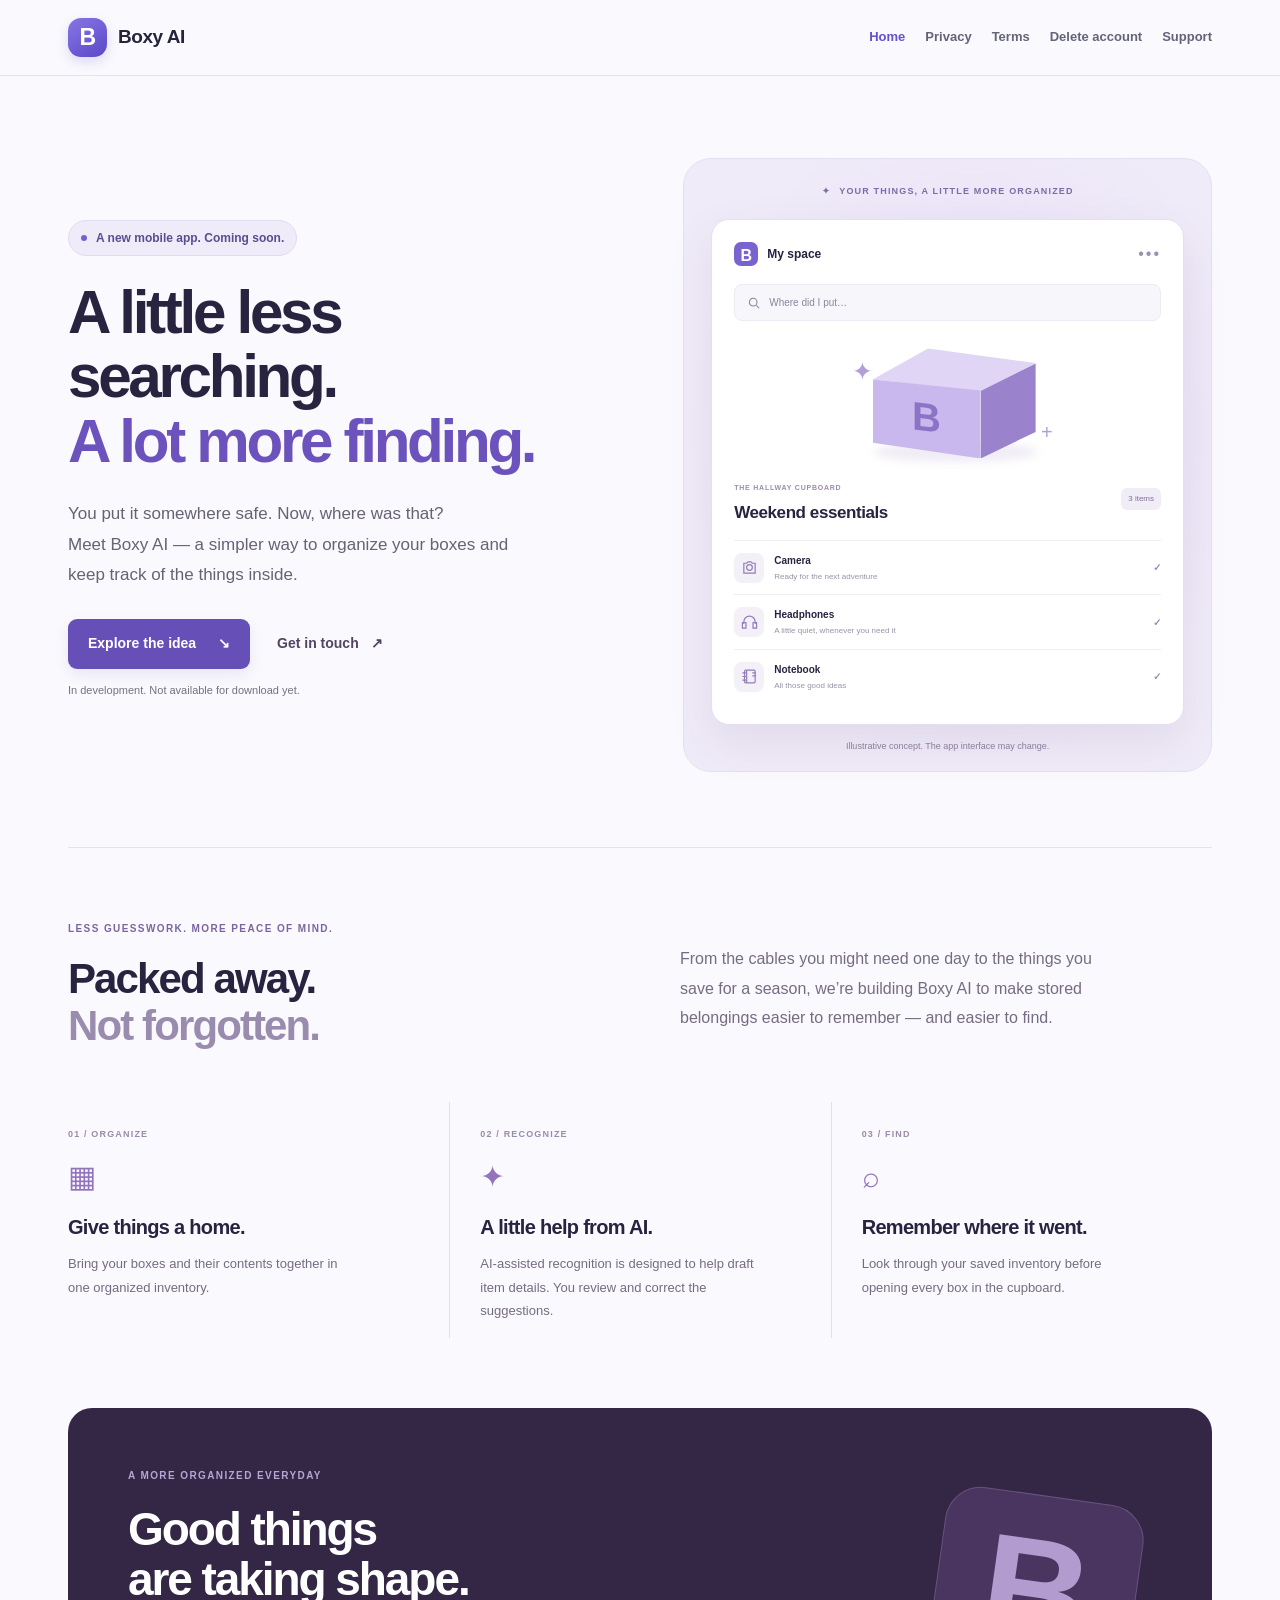
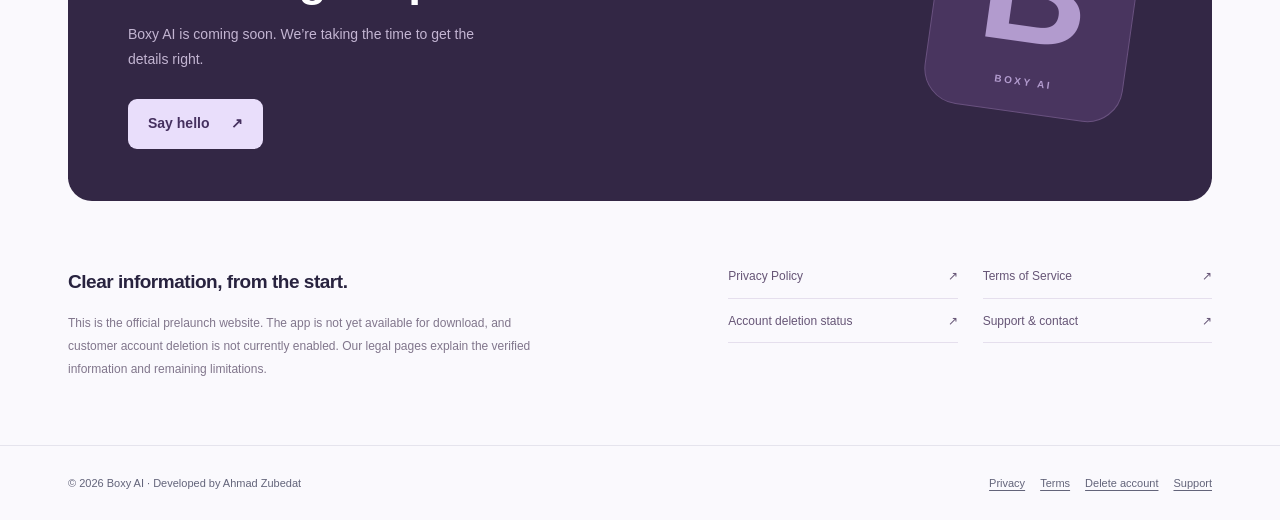
<file: index.html>
<!doctype html>
<html lang="en"><head>
<meta charset="utf-8"><meta name="viewport" content="width=device-width,initial-scale=1">
<meta name="description" content="Meet Boxy AI, an upcoming mobile app for organizing boxes and finding what you have stored. Coming soon.">
<meta name="theme-color" content="#f8f8fc">
<title>Boxy AI — A little less searching. Coming soon.</title><link rel="stylesheet" href="styles.css">
</head><body class="prelaunch">
<a class="skip-link" href="#main">Skip to content</a>
<header class="site-header"><div class="header-inner"><a class="brand" href="index.html"><span class="mark" aria-hidden="true">B</span>Boxy AI</a><nav aria-label="Main navigation"><a href="index.html" aria-current="page">Home</a><a href="privacy.html">Privacy</a><a href="terms.html">Terms</a><a href="delete-account.html">Delete account</a><a href="support.html">Support</a></nav></div></header>
<main id="main">
<section class="launch-hero" aria-labelledby="launch-title">
<div class="launch-copy"><span class="launch-status"><span aria-hidden="true"></span> A new mobile app. Coming soon.</span>
<h1 id="launch-title">A little less<br>searching.<br><em>A lot more finding.</em></h1>
<p class="launch-intro">You put it somewhere safe. Now, where was that?<br>Meet Boxy AI — a simpler way to organize your boxes and keep track of the things inside.</p>
<div class="launch-actions"><a class="btn" href="#the-idea">Explore the idea <span aria-hidden="true">↘</span></a><a class="launch-text-link" href="support.html">Get in touch <span aria-hidden="true">↗</span></a></div>
<p class="launch-small">In development. Not available for download yet.</p></div>
<figure class="launch-scene"><div class="scene-label"><span aria-hidden="true">✦</span> YOUR THINGS, A LITTLE MORE ORGANIZED</div>
<div class="inventory-preview" role="img" aria-label="Illustrative inventory concept showing a Weekend essentials box containing a camera, headphones and a notebook.">
<div class="preview-top"><span class="preview-brand"><span class="mini-mark" aria-hidden="true">B</span> My space</span><span class="preview-more" aria-hidden="true">•••</span></div>
<div class="preview-search"><svg viewBox="0 0 24 24" fill="none" stroke="currentColor" stroke-width="1.8" aria-hidden="true"><circle cx="10.5" cy="10.5" r="6.5"/><path d="m16 16 5 5"/></svg>Where did I put…</div>
<div class="box-art" aria-hidden="true"><div class="box-shadow"></div><div class="box-top"></div><div class="box-front"><span>B</span></div><div class="box-side"></div><span class="box-spark spark-one">✦</span><span class="box-spark spark-two">+</span></div>
<div class="preview-heading"><div><span class="preview-location">THE HALLWAY CUPBOARD</span><h2>Weekend essentials</h2></div><span class="item-count">3 items</span></div>
<div class="preview-item"><span class="item-icon"><svg viewBox="0 0 24 24" fill="none" stroke="currentColor" stroke-width="1.7" aria-hidden="true"><path d="M4 6h4l2-2h4l2 2h4v14H4z"/><circle cx="12" cy="12" r="4"/></svg></span><span>Camera<small>Ready for the next adventure</small></span><span class="item-check" aria-hidden="true">✓</span></div>
<div class="preview-item"><span class="item-icon"><svg viewBox="0 0 24 24" fill="none" stroke="currentColor" stroke-width="1.7" aria-hidden="true"><path d="M4 14V11a8 8 0 0 1 16 0v3M4 12H2v8h5v-8H4m16 0h2v8h-5v-8h3"/></svg></span><span>Headphones<small>A little quiet, whenever you need it</small></span><span class="item-check" aria-hidden="true">✓</span></div>
<div class="preview-item"><span class="item-icon"><svg viewBox="0 0 24 24" fill="none" stroke="currentColor" stroke-width="1.7" aria-hidden="true"><rect x="5" y="3" width="15" height="18" rx="2"/><path d="M8 3v18M2 7h5M2 12h5M2 17h5m9-10h5m-5 4h5"/></svg></span><span>Notebook<small>All those good ideas</small></span><span class="item-check" aria-hidden="true">✓</span></div>
</div><figcaption>Illustrative concept. The app interface may change.</figcaption></figure>
</section>
<section class="launch-purpose" id="the-idea" aria-labelledby="purpose-title"><div class="section-heading"><span class="eyebrow">LESS GUESSWORK. MORE PEACE OF MIND.</span><h2 id="purpose-title">Packed away.<br><span>Not forgotten.</span></h2></div><p>From the cables you might need one day to the things you save for a season, we’re building Boxy AI to make stored belongings easier to remember — and easier to find.</p></section>
<section class="launch-steps" aria-label="The idea behind Boxy AI">
<article><span class="step-number">01 / ORGANIZE</span><span class="step-symbol" aria-hidden="true">▦</span><h3>Give things a home.</h3><p>Bring your boxes and their contents together in one organized inventory.</p></article>
<article><span class="step-number">02 / RECOGNIZE</span><span class="step-symbol" aria-hidden="true">✦</span><h3>A little help from AI.</h3><p>AI-assisted recognition is designed to help draft item details. You review and correct the suggestions.</p></article>
<article><span class="step-number">03 / FIND</span><span class="step-symbol" aria-hidden="true">⌕</span><h3>Remember where it went.</h3><p>Look through your saved inventory before opening every box in the cupboard.</p></article>
</section>
<section class="launch-finale" aria-labelledby="finale-title"><div><span class="eyebrow">A MORE ORGANIZED EVERYDAY</span><h2 id="finale-title">Good things<br>are taking shape.</h2><p>Boxy AI is coming soon. We’re taking the time to get the details right.</p><a class="btn" href="support.html">Say hello <span aria-hidden="true">↗</span></a></div><div class="finale-monogram" aria-hidden="true">B<span>BOXY AI</span></div></section>
<section class="launch-information" aria-labelledby="info-title"><div><h2 id="info-title">Clear information, from the start.</h2><p>This is the official prelaunch website. The app is not yet available for download, and customer account deletion is not currently enabled. Our legal pages explain the verified information and remaining limitations.</p></div><div class="information-links"><a href="privacy.html">Privacy Policy <span aria-hidden="true">↗</span></a><a href="terms.html">Terms of Service <span aria-hidden="true">↗</span></a><a href="delete-account.html">Account deletion status <span aria-hidden="true">↗</span></a><a href="support.html">Support & contact <span aria-hidden="true">↗</span></a></div></section>
</main>
<footer class="site-footer"><div class="footer-inner"><span>© 2026 Boxy AI · Developed by Ahmad Zubedat</span><span><a href="privacy.html">Privacy</a><a href="terms.html">Terms</a><a href="delete-account.html">Delete account</a><a href="support.html">Support</a></span></div></footer>
</body></html>
</file>
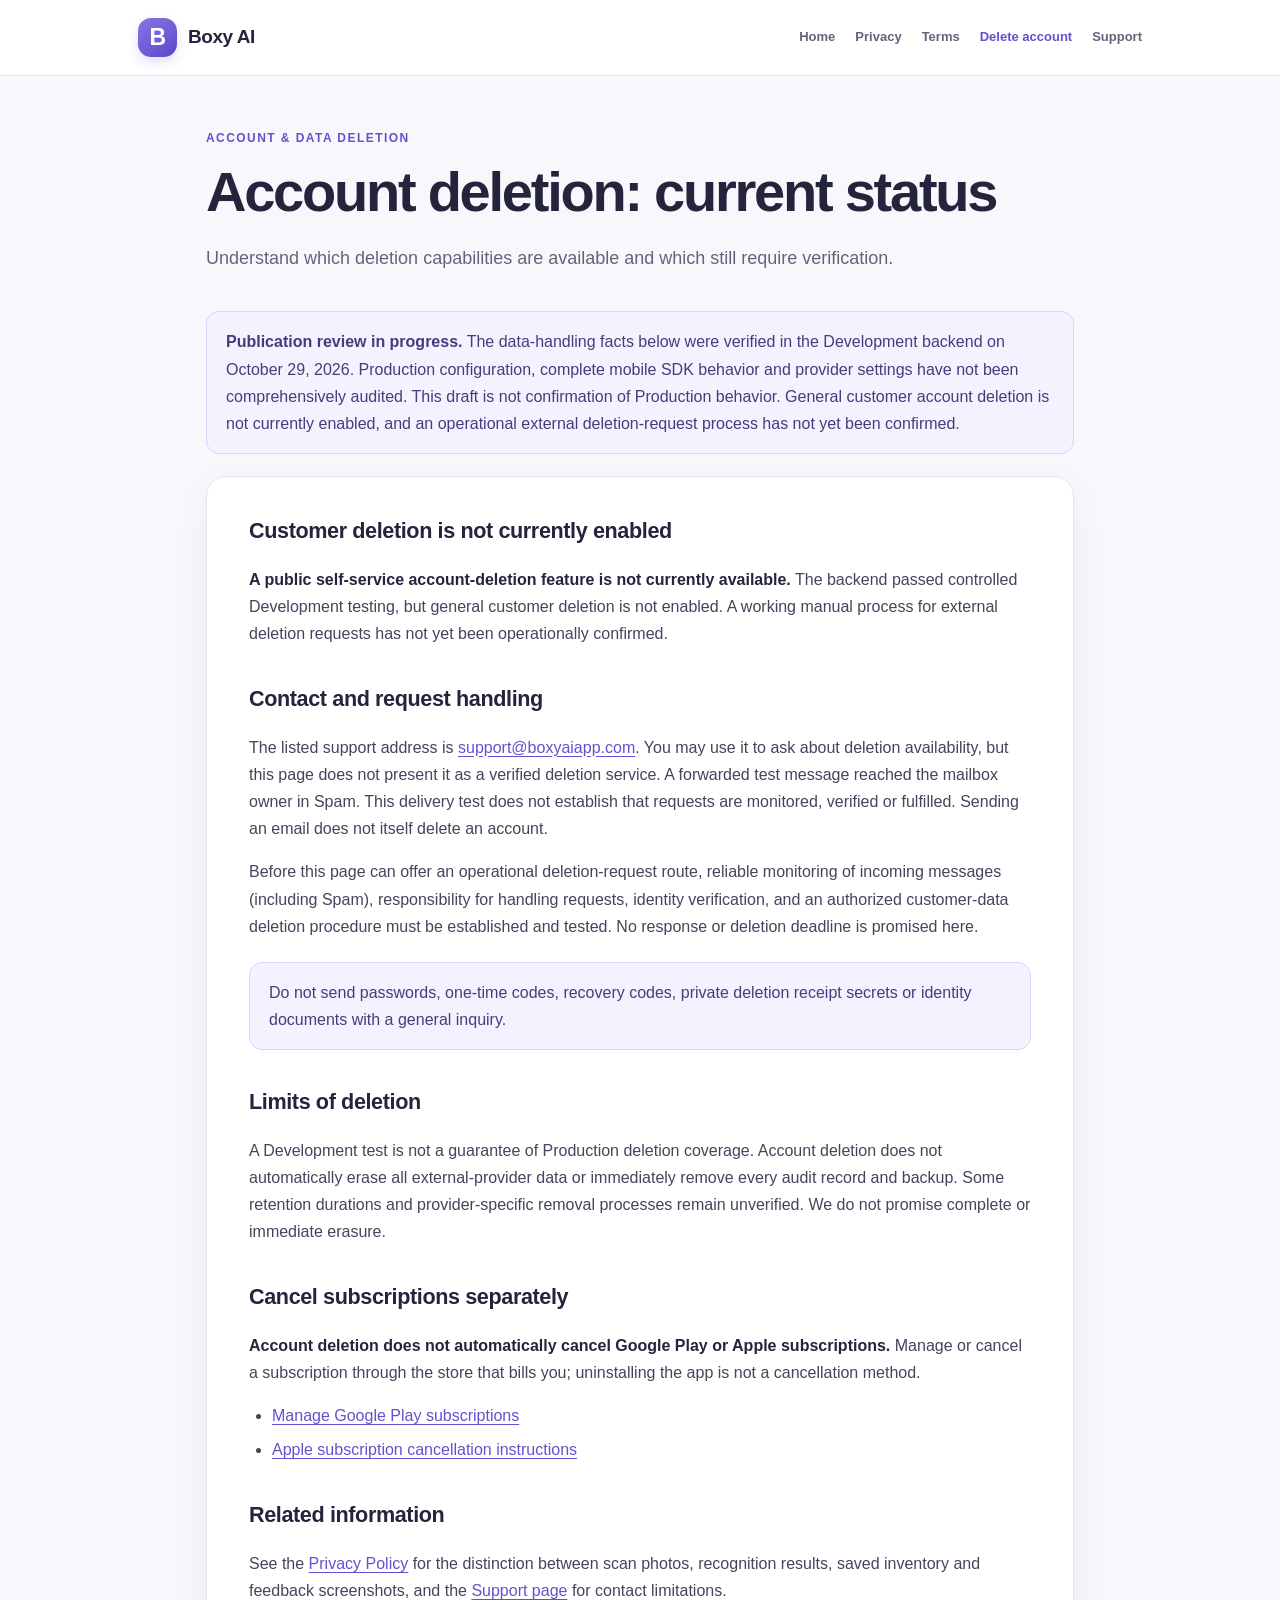
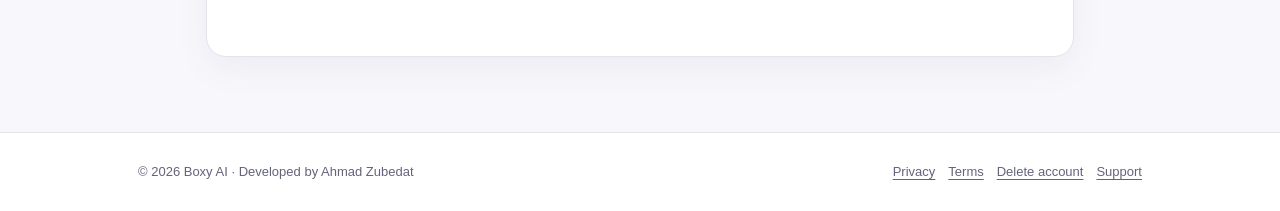
<file: delete-account.html>
<!doctype html>
<html lang="en"><head>
<meta charset="utf-8"><meta name="viewport" content="width=device-width,initial-scale=1">
<meta name="description" content="Current Boxy AI account deletion status: customer deletion is not enabled and external handling is unconfirmed.">
<meta name="theme-color" content="#f8f8fc">
<title>Account deletion status | Boxy AI</title><link rel="stylesheet" href="styles.css">
</head><body>
<a class="skip-link" href="#main">Skip to content</a>
<header class="site-header"><div class="header-inner"><a class="brand" href="index.html"><span class="mark" aria-hidden="true">B</span>Boxy AI</a><nav aria-label="Main navigation"><a href="index.html">Home</a><a href="privacy.html">Privacy</a><a href="terms.html">Terms</a><a href="delete-account.html" aria-current="page">Delete account</a><a href="support.html">Support</a></nav></div></header>
<main id="main"><div class="hero"><div class="eyebrow">ACCOUNT & DATA DELETION</div><h1>Account deletion: current status</h1><p>Understand which deletion capabilities are available and which still require verification.</p></div><div class="notice"><p><strong>Publication review in progress.</strong> The data-handling facts below were verified in the Development backend on October 29, 2026. Production configuration, complete mobile SDK behavior and provider settings have not been comprehensively audited. This draft is not confirmation of Production behavior. General customer account deletion is not currently enabled, and an operational external deletion-request process has not yet been confirmed.</p></div><article class="panel">
<h2>Customer deletion is not currently enabled</h2><p><strong>A public self-service account-deletion feature is not currently available.</strong> The backend passed controlled Development testing, but general customer deletion is not enabled. A working manual process for external deletion requests has not yet been operationally confirmed.</p>
<h2>Contact and request handling</h2><p>The listed support address is <a href="mailto:support@boxyaiapp.com?subject=Boxy%20AI%20account%20deletion%20availability">support@boxyaiapp.com</a>. You may use it to ask about deletion availability, but this page does not present it as a verified deletion service. A forwarded test message reached the mailbox owner in Spam. This delivery test does not establish that requests are monitored, verified or fulfilled. Sending an email does not itself delete an account.</p><p>Before this page can offer an operational deletion-request route, reliable monitoring of incoming messages (including Spam), responsibility for handling requests, identity verification, and an authorized customer-data deletion procedure must be established and tested. No response or deletion deadline is promised here.</p>
<div class="notice"><p>Do not send passwords, one-time codes, recovery codes, private deletion receipt secrets or identity documents with a general inquiry.</p></div>
<h2>Limits of deletion</h2><p>A Development test is not a guarantee of Production deletion coverage. Account deletion does not automatically erase all external-provider data or immediately remove every audit record and backup. Some retention durations and provider-specific removal processes remain unverified. We do not promise complete or immediate erasure.</p>
<h2>Cancel subscriptions separately</h2><p><strong>Account deletion does not automatically cancel Google Play or Apple subscriptions.</strong> Manage or cancel a subscription through the store that bills you; uninstalling the app is not a cancellation method.</p><ul><li><a href="https://play.google.com/store/account/subscriptions" rel="noopener noreferrer">Manage Google Play subscriptions</a></li><li><a href="https://support.apple.com/en-us/118428" rel="noopener noreferrer">Apple subscription cancellation instructions</a></li></ul>
<h2>Related information</h2><p>See the <a href="privacy.html">Privacy Policy</a> for the distinction between scan photos, recognition results, saved inventory and feedback screenshots, and the <a href="support.html">Support page</a> for contact limitations.</p></article></main>
<footer class="site-footer"><div class="footer-inner"><span>© 2026 Boxy AI · Developed by Ahmad Zubedat</span><span><a href="privacy.html">Privacy</a><a href="terms.html">Terms</a><a href="delete-account.html">Delete account</a><a href="support.html">Support</a></span></div></footer>
</body></html>
</file>
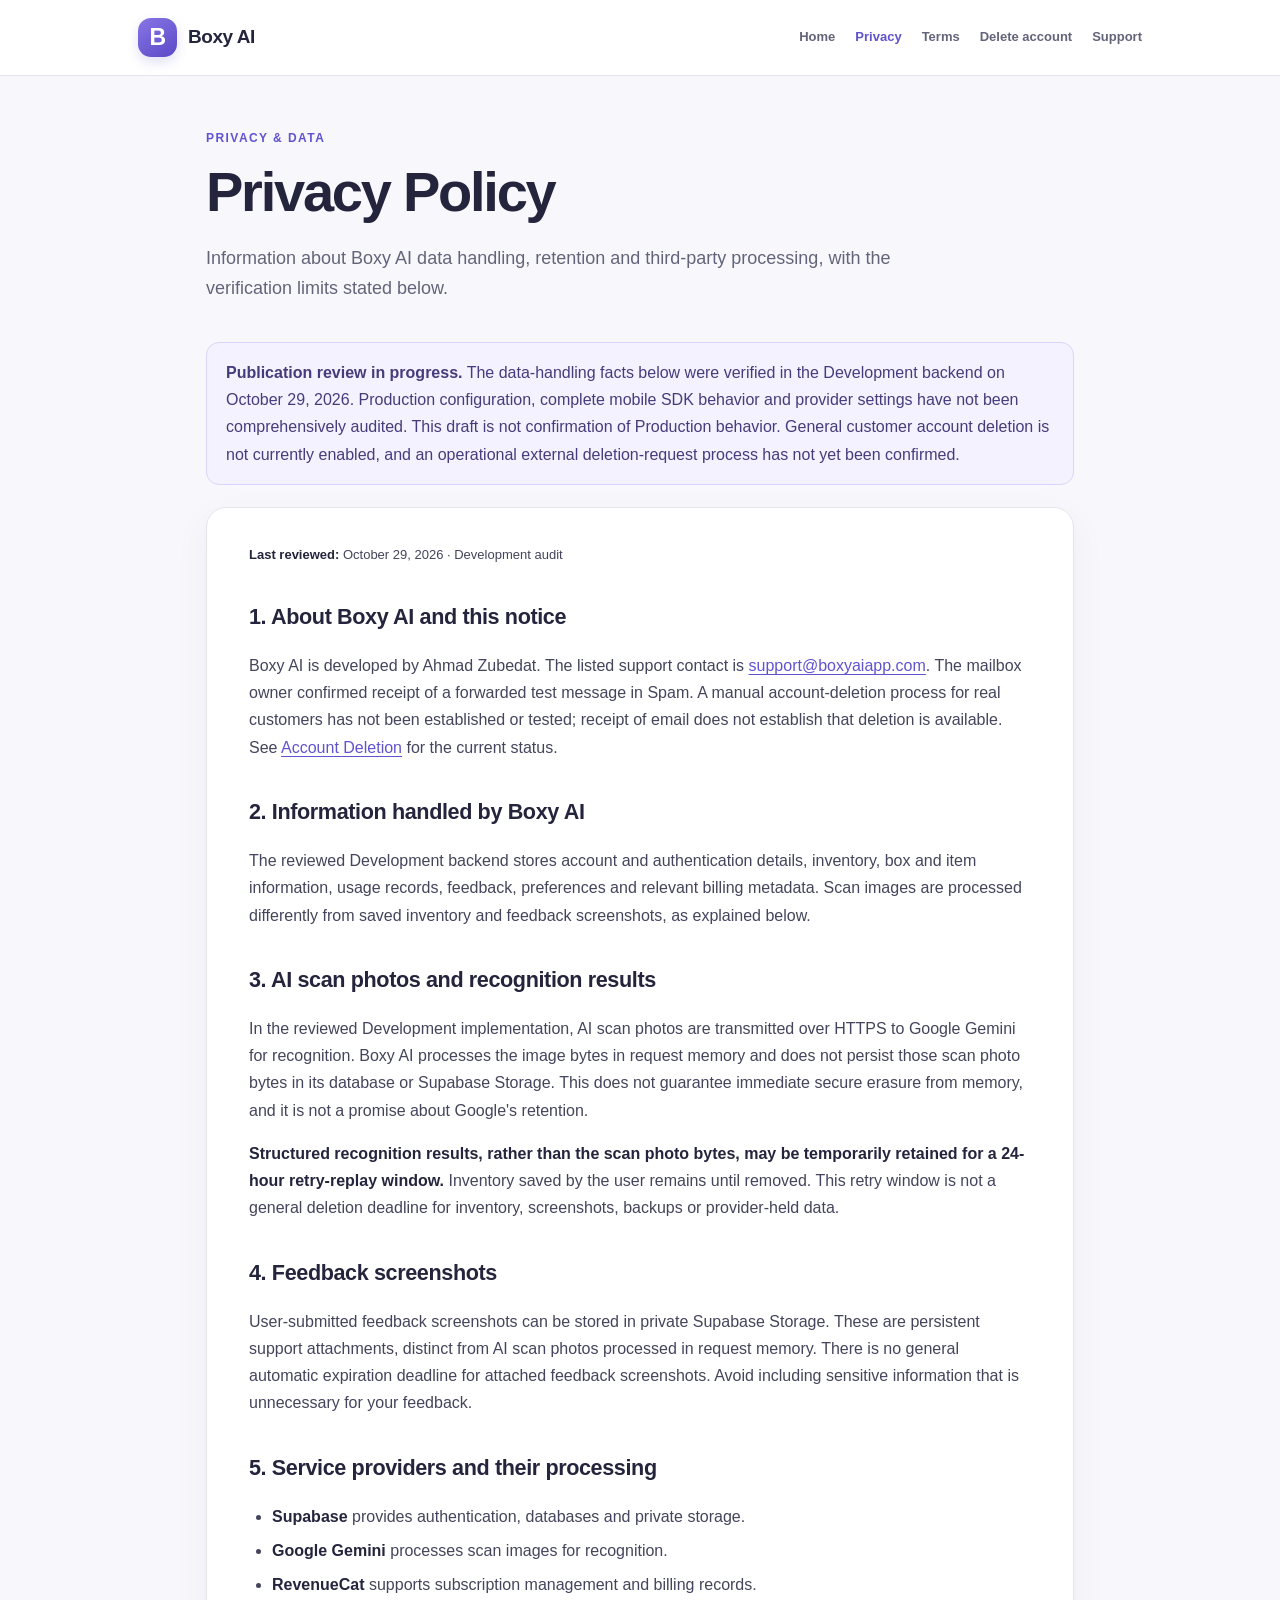
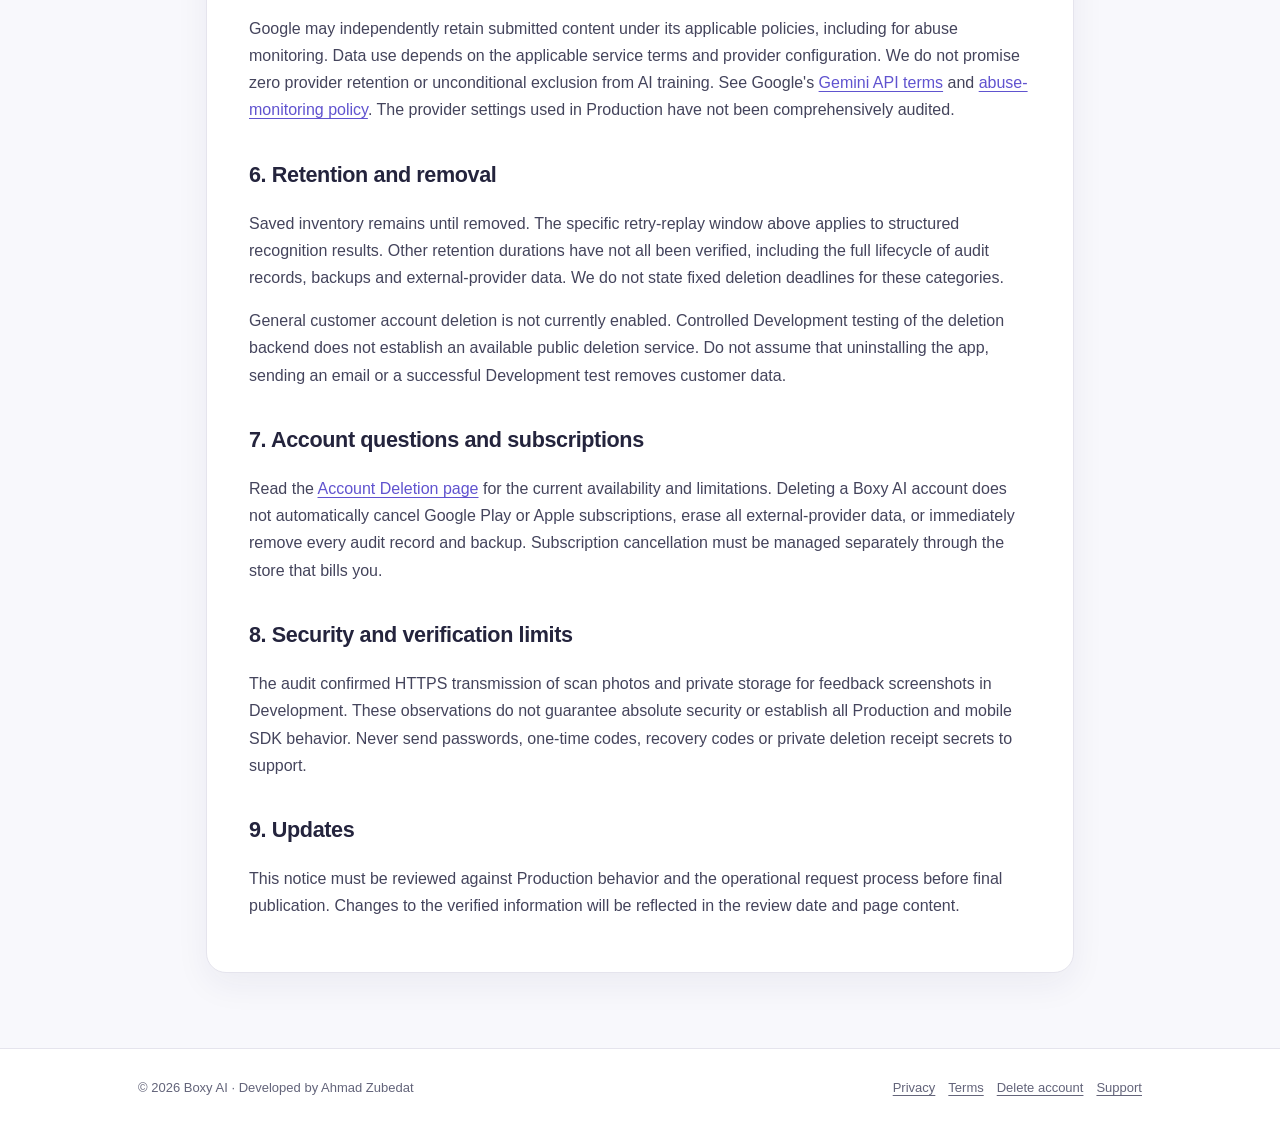
<file: privacy.html>
<!doctype html>
<html lang="en"><head>
<meta charset="utf-8"><meta name="viewport" content="width=device-width,initial-scale=1">
<meta name="description" content="Boxy AI Development-verified data handling, retention distinctions and Production verification limits.">
<meta name="theme-color" content="#f8f8fc">
<title>Privacy Policy | Boxy AI</title><link rel="stylesheet" href="styles.css">
</head><body>
<a class="skip-link" href="#main">Skip to content</a>
<header class="site-header"><div class="header-inner"><a class="brand" href="index.html"><span class="mark" aria-hidden="true">B</span>Boxy AI</a><nav aria-label="Main navigation"><a href="index.html">Home</a><a href="privacy.html" aria-current="page">Privacy</a><a href="terms.html">Terms</a><a href="delete-account.html">Delete account</a><a href="support.html">Support</a></nav></div></header>
<main id="main"><div class="hero"><div class="eyebrow">PRIVACY & DATA</div><h1>Privacy Policy</h1><p>Information about Boxy AI data handling, retention and third-party processing, with the verification limits stated below.</p></div><div class="notice"><p><strong>Publication review in progress.</strong> The data-handling facts below were verified in the Development backend on October 29, 2026. Production configuration, complete mobile SDK behavior and provider settings have not been comprehensively audited. This draft is not confirmation of Production behavior. General customer account deletion is not currently enabled, and an operational external deletion-request process has not yet been confirmed.</p></div><article class="panel"><p class="mini"><strong>Last reviewed:</strong> October 29, 2026 · Development audit</p>
<h2>1. About Boxy AI and this notice</h2><p>Boxy AI is developed by Ahmad Zubedat. The listed support contact is <a href="mailto:support@boxyaiapp.com">support@boxyaiapp.com</a>. The mailbox owner confirmed receipt of a forwarded test message in Spam. A manual account-deletion process for real customers has not been established or tested; receipt of email does not establish that deletion is available. See <a href="delete-account.html">Account Deletion</a> for the current status.</p>
<h2>2. Information handled by Boxy AI</h2><p>The reviewed Development backend stores account and authentication details, inventory, box and item information, usage records, feedback, preferences and relevant billing metadata. Scan images are processed differently from saved inventory and feedback screenshots, as explained below.</p>
<h2>3. AI scan photos and recognition results</h2><p>In the reviewed Development implementation, AI scan photos are transmitted over HTTPS to Google Gemini for recognition. Boxy AI processes the image bytes in request memory and does not persist those scan photo bytes in its database or Supabase Storage. This does not guarantee immediate secure erasure from memory, and it is not a promise about Google's retention.</p><p><strong>Structured recognition results, rather than the scan photo bytes, may be temporarily retained for a 24-hour retry-replay window.</strong> Inventory saved by the user remains until removed. This retry window is not a general deletion deadline for inventory, screenshots, backups or provider-held data.</p>
<h2>4. Feedback screenshots</h2><p>User-submitted feedback screenshots can be stored in private Supabase Storage. These are persistent support attachments, distinct from AI scan photos processed in request memory. There is no general automatic expiration deadline for attached feedback screenshots. Avoid including sensitive information that is unnecessary for your feedback.</p>
<h2>5. Service providers and their processing</h2><ul><li><strong>Supabase</strong> provides authentication, databases and private storage.</li><li><strong>Google Gemini</strong> processes scan images for recognition.</li><li><strong>RevenueCat</strong> supports subscription management and billing records.</li></ul><p>Google may independently retain submitted content under its applicable policies, including for abuse monitoring. Data use depends on the applicable service terms and provider configuration. We do not promise zero provider retention or unconditional exclusion from AI training. See Google's <a href="https://ai.google.dev/gemini-api/terms" rel="noopener noreferrer">Gemini API terms</a> and <a href="https://ai.google.dev/gemini-api/docs/usage-policies" rel="noopener noreferrer">abuse-monitoring policy</a>. The provider settings used in Production have not been comprehensively audited.</p>
<h2>6. Retention and removal</h2><p>Saved inventory remains until removed. The specific retry-replay window above applies to structured recognition results. Other retention durations have not all been verified, including the full lifecycle of audit records, backups and external-provider data. We do not state fixed deletion deadlines for these categories.</p><p>General customer account deletion is not currently enabled. Controlled Development testing of the deletion backend does not establish an available public deletion service. Do not assume that uninstalling the app, sending an email or a successful Development test removes customer data.</p>
<h2>7. Account questions and subscriptions</h2><p>Read the <a href="delete-account.html">Account Deletion page</a> for the current availability and limitations. Deleting a Boxy AI account does not automatically cancel Google Play or Apple subscriptions, erase all external-provider data, or immediately remove every audit record and backup. Subscription cancellation must be managed separately through the store that bills you.</p>
<h2>8. Security and verification limits</h2><p>The audit confirmed HTTPS transmission of scan photos and private storage for feedback screenshots in Development. These observations do not guarantee absolute security or establish all Production and mobile SDK behavior. Never send passwords, one-time codes, recovery codes or private deletion receipt secrets to support.</p>
<h2>9. Updates</h2><p>This notice must be reviewed against Production behavior and the operational request process before final publication. Changes to the verified information will be reflected in the review date and page content.</p></article></main>
<footer class="site-footer"><div class="footer-inner"><span>© 2026 Boxy AI · Developed by Ahmad Zubedat</span><span><a href="privacy.html">Privacy</a><a href="terms.html">Terms</a><a href="delete-account.html">Delete account</a><a href="support.html">Support</a></span></div></footer>
</body></html>
</file>
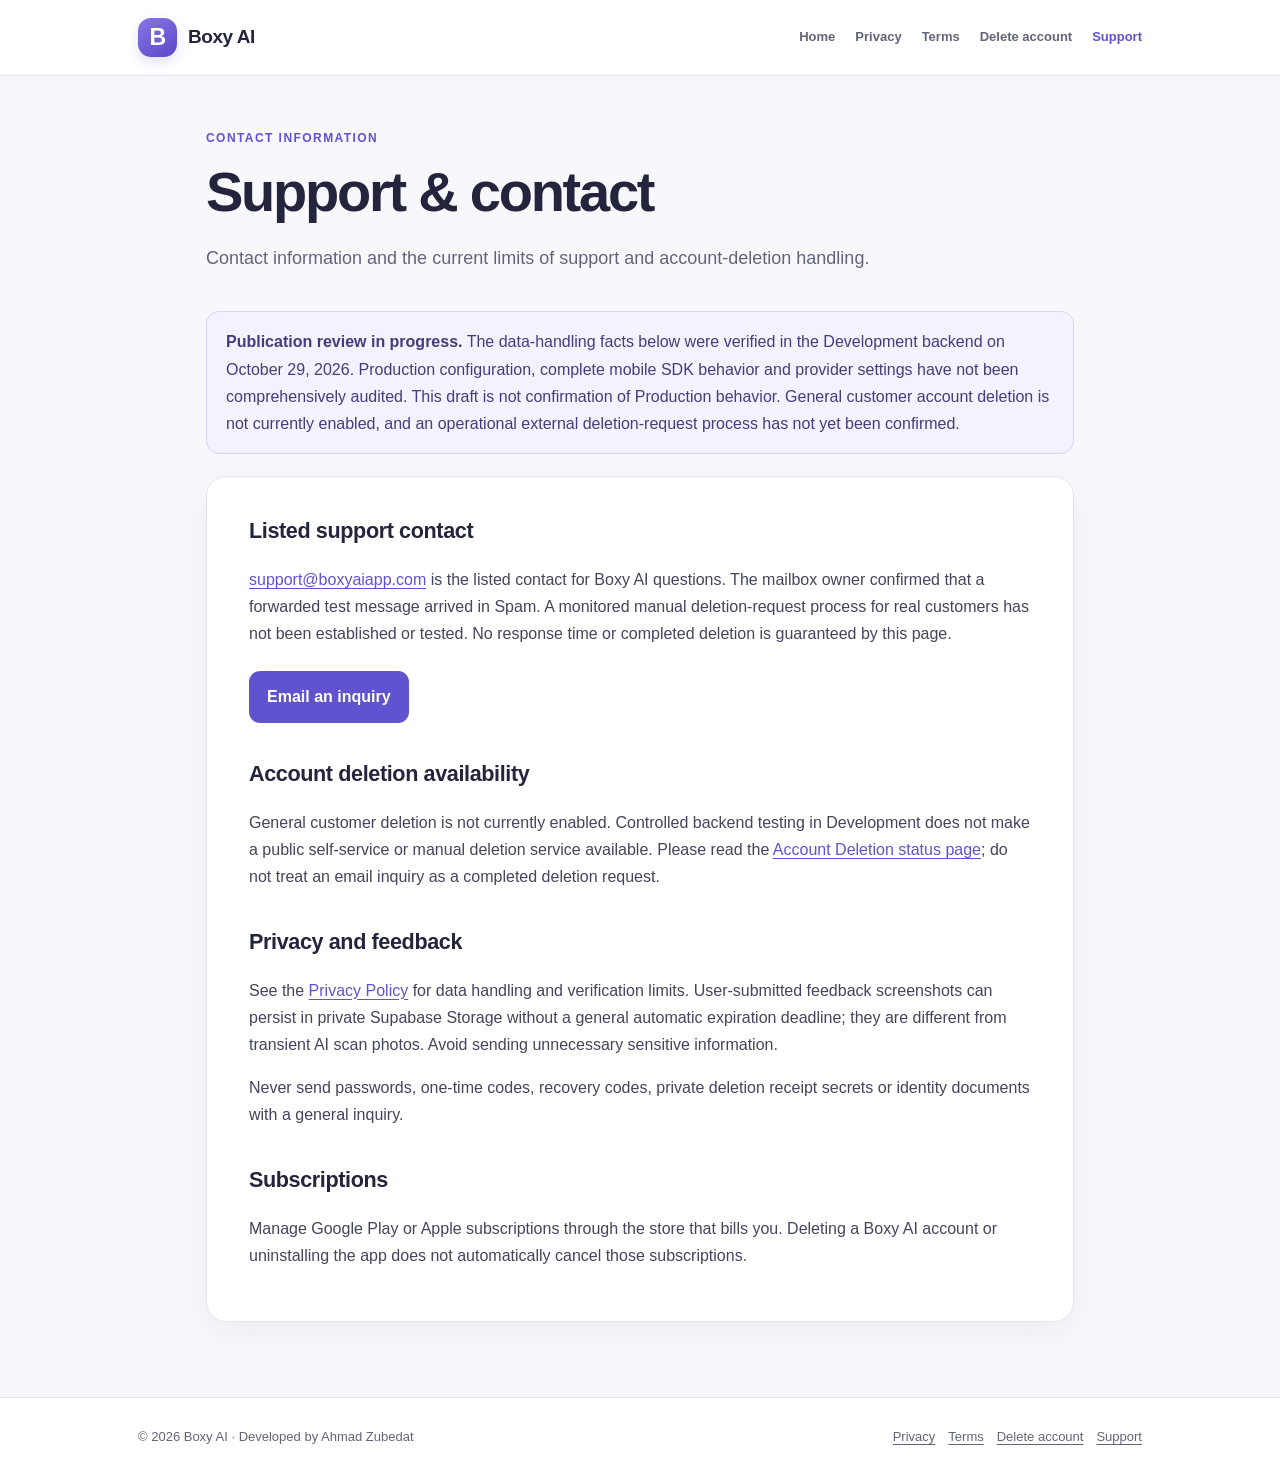
<file: support.html>
<!doctype html>
<html lang="en"><head>
<meta charset="utf-8"><meta name="viewport" content="width=device-width,initial-scale=1">
<meta name="description" content="Boxy AI listed support contact and limitations of external account deletion request handling.">
<meta name="theme-color" content="#f8f8fc">
<title>Support &amp; contact | Boxy AI</title><link rel="stylesheet" href="styles.css">
</head><body>
<a class="skip-link" href="#main">Skip to content</a>
<header class="site-header"><div class="header-inner"><a class="brand" href="index.html"><span class="mark" aria-hidden="true">B</span>Boxy AI</a><nav aria-label="Main navigation"><a href="index.html">Home</a><a href="privacy.html">Privacy</a><a href="terms.html">Terms</a><a href="delete-account.html">Delete account</a><a href="support.html" aria-current="page">Support</a></nav></div></header>
<main id="main"><div class="hero"><div class="eyebrow">CONTACT INFORMATION</div><h1>Support & contact</h1><p>Contact information and the current limits of support and account-deletion handling.</p></div><div class="notice"><p><strong>Publication review in progress.</strong> The data-handling facts below were verified in the Development backend on October 29, 2026. Production configuration, complete mobile SDK behavior and provider settings have not been comprehensively audited. This draft is not confirmation of Production behavior. General customer account deletion is not currently enabled, and an operational external deletion-request process has not yet been confirmed.</p></div><section class="panel">
<h2>Listed support contact</h2><p><a href="mailto:support@boxyaiapp.com?subject=Boxy%20AI%20support">support@boxyaiapp.com</a> is the listed contact for Boxy AI questions. The mailbox owner confirmed that a forwarded test message arrived in Spam. A monitored manual deletion-request process for real customers has not been established or tested. No response time or completed deletion is guaranteed by this page.</p><div class="actions"><a class="btn" href="mailto:support@boxyaiapp.com?subject=Boxy%20AI%20support">Email an inquiry</a></div>
<h2>Account deletion availability</h2><p>General customer deletion is not currently enabled. Controlled backend testing in Development does not make a public self-service or manual deletion service available. Please read the <a href="delete-account.html">Account Deletion status page</a>; do not treat an email inquiry as a completed deletion request.</p>
<h2>Privacy and feedback</h2><p>See the <a href="privacy.html">Privacy Policy</a> for data handling and verification limits. User-submitted feedback screenshots can persist in private Supabase Storage without a general automatic expiration deadline; they are different from transient AI scan photos. Avoid sending unnecessary sensitive information.</p><p>Never send passwords, one-time codes, recovery codes, private deletion receipt secrets or identity documents with a general inquiry.</p>
<h2>Subscriptions</h2><p>Manage Google Play or Apple subscriptions through the store that bills you. Deleting a Boxy AI account or uninstalling the app does not automatically cancel those subscriptions.</p></section></main>
<footer class="site-footer"><div class="footer-inner"><span>© 2026 Boxy AI · Developed by Ahmad Zubedat</span><span><a href="privacy.html">Privacy</a><a href="terms.html">Terms</a><a href="delete-account.html">Delete account</a><a href="support.html">Support</a></span></div></footer>
</body></html>
</file>
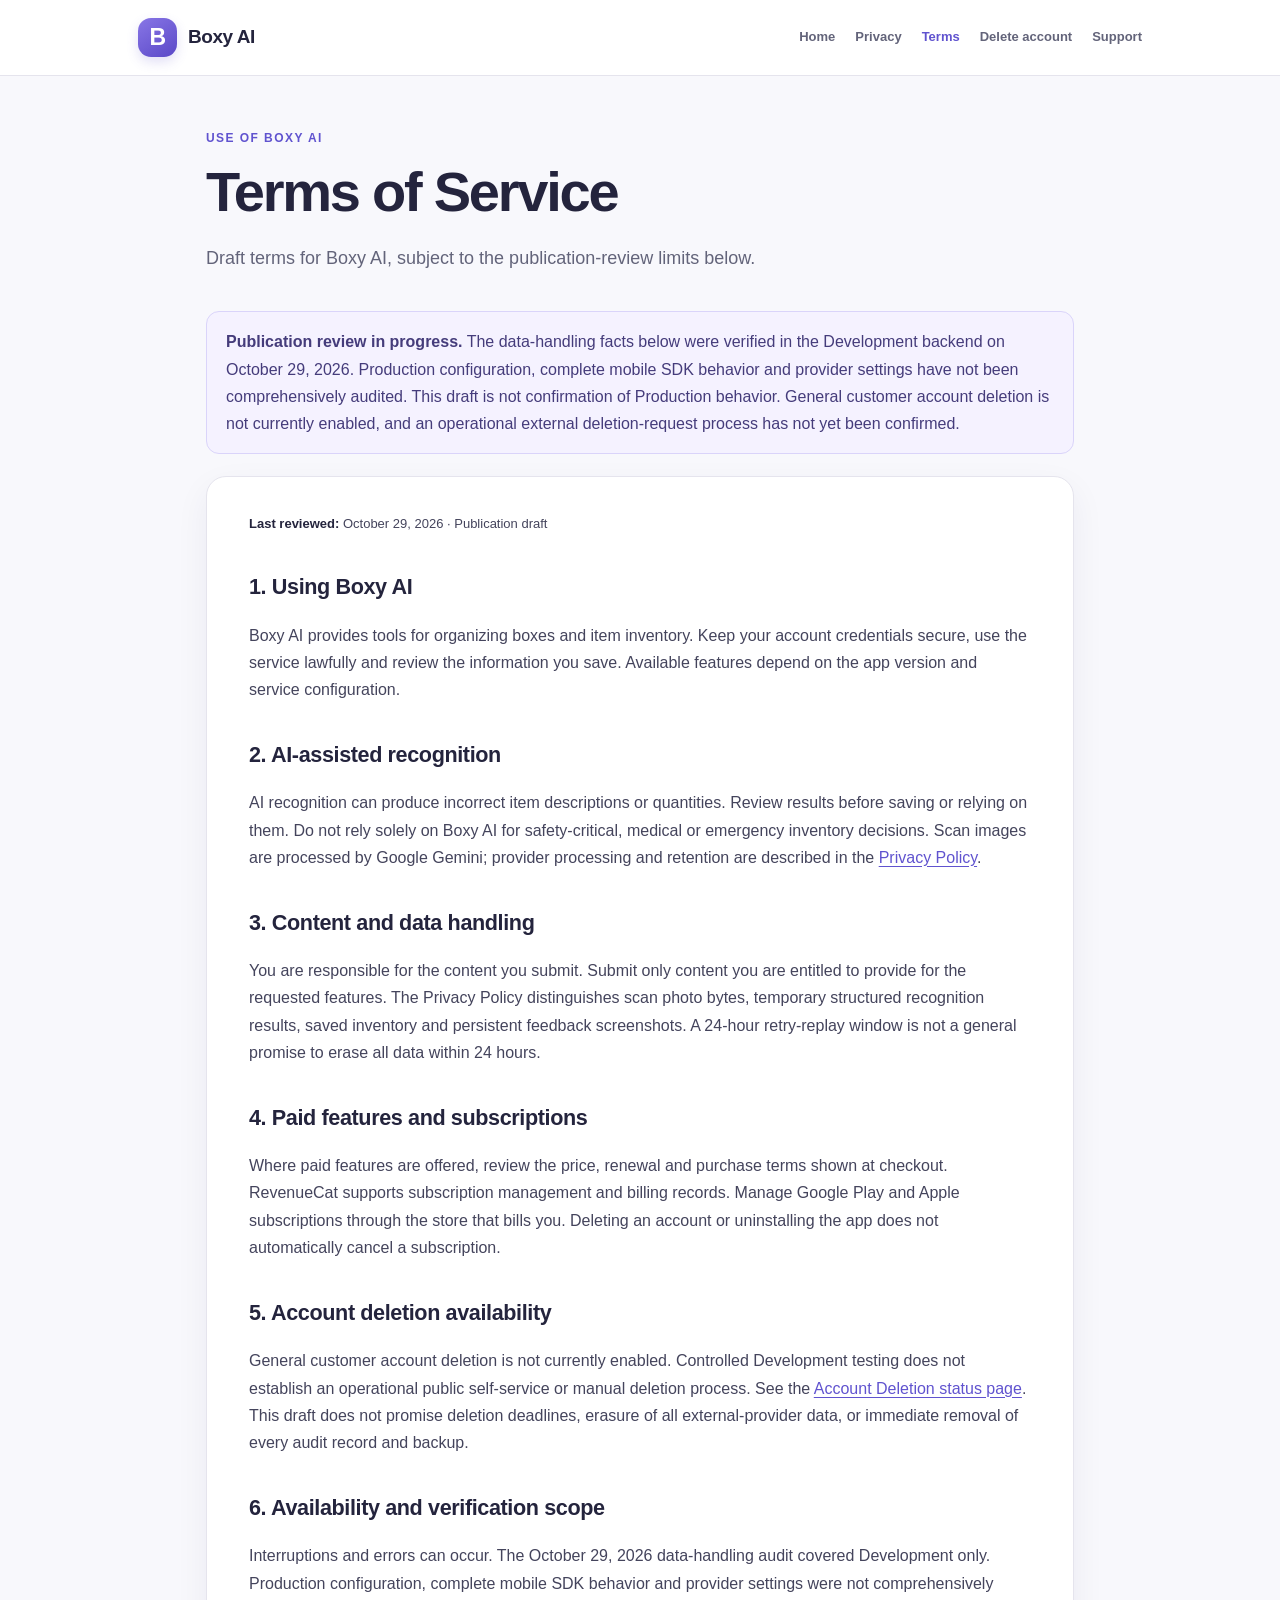
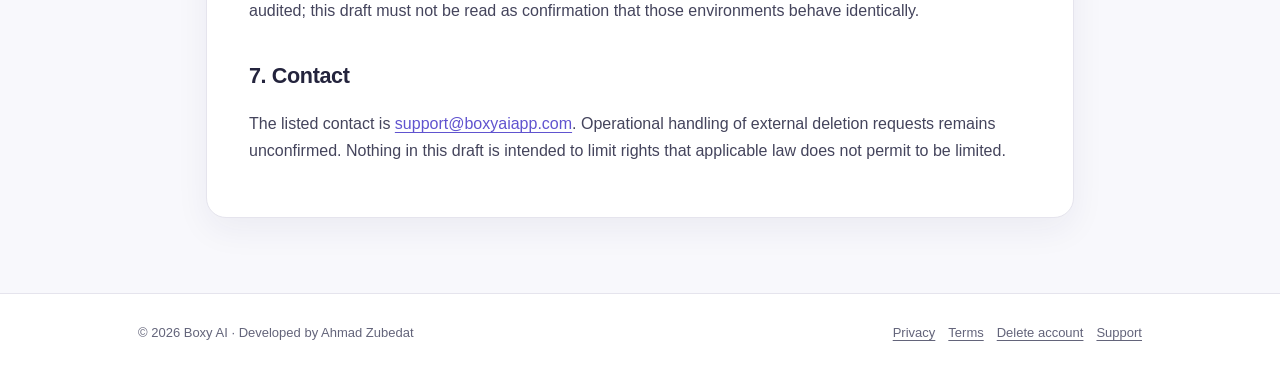
<file: terms.html>
<!doctype html>
<html lang="en"><head>
<meta charset="utf-8"><meta name="viewport" content="width=device-width,initial-scale=1">
<meta name="description" content="Draft Boxy AI terms covering AI recognition, subscriptions and current account deletion limitations.">
<meta name="theme-color" content="#f8f8fc">
<title>Terms of Service | Boxy AI</title><link rel="stylesheet" href="styles.css">
</head><body>
<a class="skip-link" href="#main">Skip to content</a>
<header class="site-header"><div class="header-inner"><a class="brand" href="index.html"><span class="mark" aria-hidden="true">B</span>Boxy AI</a><nav aria-label="Main navigation"><a href="index.html">Home</a><a href="privacy.html">Privacy</a><a href="terms.html" aria-current="page">Terms</a><a href="delete-account.html">Delete account</a><a href="support.html">Support</a></nav></div></header>
<main id="main"><div class="hero"><div class="eyebrow">USE OF BOXY AI</div><h1>Terms of Service</h1><p>Draft terms for Boxy AI, subject to the publication-review limits below.</p></div><div class="notice"><p><strong>Publication review in progress.</strong> The data-handling facts below were verified in the Development backend on October 29, 2026. Production configuration, complete mobile SDK behavior and provider settings have not been comprehensively audited. This draft is not confirmation of Production behavior. General customer account deletion is not currently enabled, and an operational external deletion-request process has not yet been confirmed.</p></div><article class="panel"><p class="mini"><strong>Last reviewed:</strong> October 29, 2026 · Publication draft</p>
<h2>1. Using Boxy AI</h2><p>Boxy AI provides tools for organizing boxes and item inventory. Keep your account credentials secure, use the service lawfully and review the information you save. Available features depend on the app version and service configuration.</p>
<h2>2. AI-assisted recognition</h2><p>AI recognition can produce incorrect item descriptions or quantities. Review results before saving or relying on them. Do not rely solely on Boxy AI for safety-critical, medical or emergency inventory decisions. Scan images are processed by Google Gemini; provider processing and retention are described in the <a href="privacy.html">Privacy Policy</a>.</p>
<h2>3. Content and data handling</h2><p>You are responsible for the content you submit. Submit only content you are entitled to provide for the requested features. The Privacy Policy distinguishes scan photo bytes, temporary structured recognition results, saved inventory and persistent feedback screenshots. A 24-hour retry-replay window is not a general promise to erase all data within 24 hours.</p>
<h2>4. Paid features and subscriptions</h2><p>Where paid features are offered, review the price, renewal and purchase terms shown at checkout. RevenueCat supports subscription management and billing records. Manage Google Play and Apple subscriptions through the store that bills you. Deleting an account or uninstalling the app does not automatically cancel a subscription.</p>
<h2>5. Account deletion availability</h2><p>General customer account deletion is not currently enabled. Controlled Development testing does not establish an operational public self-service or manual deletion process. See the <a href="delete-account.html">Account Deletion status page</a>. This draft does not promise deletion deadlines, erasure of all external-provider data, or immediate removal of every audit record and backup.</p>
<h2>6. Availability and verification scope</h2><p>Interruptions and errors can occur. The October 29, 2026 data-handling audit covered Development only. Production configuration, complete mobile SDK behavior and provider settings were not comprehensively audited; this draft must not be read as confirmation that those environments behave identically.</p>
<h2>7. Contact</h2><p>The listed contact is <a href="mailto:support@boxyaiapp.com?subject=Boxy%20AI%20terms%20question">support@boxyaiapp.com</a>. Operational handling of external deletion requests remains unconfirmed. Nothing in this draft is intended to limit rights that applicable law does not permit to be limited.</p></article></main>
<footer class="site-footer"><div class="footer-inner"><span>© 2026 Boxy AI · Developed by Ahmad Zubedat</span><span><a href="privacy.html">Privacy</a><a href="terms.html">Terms</a><a href="delete-account.html">Delete account</a><a href="support.html">Support</a></span></div></footer>
</body></html>
</file>
<file: styles.css>
:root{--bg:#f8f8fc;--surface:#fff;--ink:#24243d;--muted:#63647a;--line:#e5e4ed;--purple:#6053cf;--purple-light:#eeeaff;--shadow:0 12px 34px rgba(34,29,79,.06)}
*{box-sizing:border-box}html{scroll-behavior:smooth}body{margin:0;background:var(--bg);color:var(--ink);font:16px/1.7 -apple-system,BlinkMacSystemFont,"Segoe UI",Roboto,"Helvetica Neue",Arial,sans-serif}
.skip-link{position:absolute;left:-9999px;top:8px;z-index:999;background:white;padding:8px}.skip-link:focus{left:8px}a{color:var(--purple);text-underline-offset:3px}a:hover{text-decoration-thickness:2px}a:focus-visible{outline:3px solid #a393ef;outline-offset:3px;border-radius:4px}
.site-header{background:rgba(255,255,255,.94);border-bottom:1px solid var(--line)}.header-inner{max-width:1060px;margin:auto;padding:18px 28px;display:flex;align-items:center;justify-content:space-between;gap:22px;flex-wrap:wrap}
.brand{display:flex;align-items:center;gap:11px;text-decoration:none;color:var(--ink);font-weight:800;letter-spacing:-.025em;font-size:19px}.mark{background:linear-gradient(145deg,#8876e6,#5a48c7);border-radius:13px;color:#fff;width:39px;height:39px;display:grid;place-items:center;box-shadow:0 5px 12px rgba(96,83,207,.18);font-size:23px}.header-inner nav{display:flex;gap:20px;flex-wrap:wrap;align-items:center}.header-inner nav a{font-weight:600;font-size:13px;text-decoration:none;color:var(--muted)}.header-inner nav a[aria-current=page],.header-inner nav a:hover{color:var(--purple)}
main{max-width:920px;padding:52px 26px 75px;margin:auto}.eyebrow{font-size:12px;font-weight:800;letter-spacing:.12em;color:var(--purple);text-transform:uppercase}.hero h1,h1{font-weight:800;letter-spacing:-.04em;line-height:1.15;margin:12px 0 18px;font-size:clamp(2rem,4.6vw,3.5rem)}.hero{margin-bottom:38px}.hero p,.intro{color:var(--muted);font-size:18px;max-width:720px}.mini{font-size:13px;color:var(--muted)}
.panel{background:var(--surface);border:1px solid var(--line);border-radius:20px;padding:36px 42px;box-shadow:var(--shadow)}.panel p:first-child{margin-top:0}.panel h2{font-size:1.35rem;margin:2.1rem 0 .6rem;letter-spacing:-.018em}.panel h2:first-child{margin-top:0}.panel h3{font-size:1rem;margin:1.5rem 0 .4rem}.panel p,.panel li{color:#44445c}.panel ul,.panel ol{padding-left:23px}.panel li{margin:.45rem 0}.panel strong{color:var(--ink)}
.card-grid{display:grid;grid-template-columns:repeat(2,minmax(0,1fr));gap:17px;margin:25px 0 36px}.feature-card{display:block;color:var(--ink);text-decoration:none;padding:27px;border:1px solid var(--line);background:#fff;border-radius:18px;box-shadow:var(--shadow)}.feature-card:hover{border-color:#c7c0ff;transform:translateY(-2px)}.feature-card h2{font-size:1.15rem;letter-spacing:-.015em;margin:0 0 6px}.feature-card p{color:var(--muted);font-size:14px;margin:0}.feature-card .arrow{display:inline-block;margin-top:14px;color:var(--purple);font-weight:bold}
.actions{display:flex;flex-wrap:wrap;gap:12px;margin:24px 0}.btn{display:inline-block;border-radius:11px;text-align:center;text-decoration:none;font-weight:700;padding:12px 18px;background:var(--purple);color:white}.btn:hover{background:#4b3db7;color:white}.btn.secondary{background:#eeeaff;color:#5546ba}.btn.secondary:hover{background:#e2dbff}.notice{padding:16px 19px;border:1px solid #dad4fa;background:#f5f2ff;border-radius:13px;margin:22px 0}.notice p{margin:0;color:#453c7b}.site-footer{border-top:1px solid var(--line);background:#fff}.footer-inner{max-width:1060px;margin:auto;padding:28px;display:flex;justify-content:space-between;gap:20px;flex-wrap:wrap;font-size:13px;color:var(--muted)}.footer-inner a{color:var(--muted);margin-left:13px}
@media(max-width:600px){main{padding:34px 16px 58px}.header-inner{padding:15px 17px;gap:12px}.header-inner nav{gap:11px 15px}.header-inner nav a{font-size:12px}.panel{padding:23px 19px;border-radius:16px}.card-grid{grid-template-columns:1fr}.hero p{font-size:16px}.footer-inner{padding:22px 17px}}

/* Prelaunch homepage: all rules scoped to preserve the legal-page layout. */
.prelaunch{background:#faf9fd;color:#28233f}.prelaunch .site-header{background:#faf9fd}.prelaunch .header-inner,.prelaunch .footer-inner{max-width:1200px}.prelaunch main{max-width:1200px;padding:0 28px 64px}.prelaunch .launch-hero{display:grid;grid-template-columns:1.05fr 1fr;gap:60px;align-items:center;padding:82px 0 75px}.prelaunch .launch-status{display:inline-flex;align-items:center;gap:9px;font-size:12px;font-weight:700;color:#5b4d90;background:#efebf8;padding:7px 12px;border:1px solid #e3dcf1;border-radius:30px}.prelaunch .launch-status>span{width:6px;height:6px;background:#7660cb;border-radius:50%}.prelaunch h1{font-size:clamp(42px,4.7vw,66px);line-height:1.07;font-weight:750;letter-spacing:-.055em;margin:25px 0}.prelaunch h1 em{font-style:normal;color:#6c52bc}.prelaunch .launch-intro{font-size:17px;line-height:1.8;color:#686274;max-width:470px}.prelaunch .launch-actions{display:flex;gap:27px;align-items:center;flex-wrap:wrap;margin:28px 0 12px}.prelaunch .btn{background:#6650b8;font-size:14px;border-radius:9px;padding:13px 20px;box-shadow:0 6px 14px #6450b81c}.prelaunch .btn:hover{background:#503b9c}.prelaunch .btn span{margin-left:18px}.prelaunch .launch-text-link{font-size:14px;font-weight:650;color:#514563;text-decoration:none}.prelaunch .launch-text-link span{margin-left:8px}.prelaunch .launch-small{color:#777080;font-size:11px}.prelaunch .launch-scene{margin:0;padding:25px 27px 17px;background:radial-gradient(ellipse at 55% 45%,#e4dcf8 0%,#f0ebf8 70%);border:1px solid #e6dff2;border-radius:28px;position:relative}.prelaunch .scene-label{font-size:9px;letter-spacing:.13em;font-weight:750;color:#7e6ca3;text-align:center;margin-bottom:20px}.prelaunch .scene-label>span{margin-right:5px}.prelaunch .inventory-preview{background:#fff;border-radius:18px;border:1px solid #e6dff1;box-shadow:0 18px 45px #5c42791a;padding:20px 22px}.prelaunch .preview-top{display:flex;align-items:center;justify-content:space-between}.prelaunch .preview-brand{display:flex;align-items:center;gap:9px;font-size:12px;font-weight:750}.prelaunch .mini-mark{display:grid;place-items:center;background:#7963cf;color:#fff;border-radius:7px;width:24px;height:24px;font-size:16px}.prelaunch .preview-more{color:#9b91ae;letter-spacing:2px}.prelaunch .preview-search{display:flex;align-items:center;gap:8px;background:#f7f6fa;border:1px solid #eeebf4;border-radius:8px;margin-top:17px;padding:9px 12px;font-size:10px;color:#8d839c}.prelaunch .preview-search svg{width:14px;height:14px}.prelaunch .box-art{height:146px;position:relative;width:210px;margin:2px auto}.prelaunch .box-front{position:absolute;top:56px;left:30px;width:108px;height:79px;background:#c8b8ed;clip-path:polygon(0 0,100% 14%,100% 100%,0 80%)}.prelaunch .box-front span{font-size:40px;font-weight:750;color:#8d73c5;position:absolute;left:39px;top:4px;transform:skewY(7deg)}.prelaunch .box-side{position:absolute;top:40px;left:138px;width:55px;height:95px;background:#9a82cd;clip-path:polygon(0 29%,100% 0,100% 72%,0 100%)}.prelaunch .box-top{position:absolute;left:30px;top:25px;width:163px;height:43px;background:#e0d5f4;clip-path:polygon(0 72%,34% 0,100% 34%,66% 100%)}.prelaunch .box-shadow{position:absolute;left:30px;top:119px;width:165px;height:20px;border-radius:50%;background:#b1a0cb33;filter:blur(5px)}.prelaunch .box-spark{position:absolute;color:#b49ed9}.prelaunch .spark-one{left:9px;top:27px;font-size:25px}.prelaunch .spark-two{right:0;top:92px;font-size:20px}.prelaunch .preview-heading{display:flex;justify-content:space-between;align-items:center;gap:8px;padding-bottom:13px}.prelaunch .preview-location{font-size:7px;letter-spacing:.11em;color:#9a8da7;font-weight:750}.prelaunch .preview-heading h2{font-size:17px;line-height:1.3;margin:3px 0;letter-spacing:-.025em}.prelaunch .item-count{font-size:8px;color:#806c9c;background:#f1edf7;white-space:nowrap;border-radius:6px;padding:4px 7px}.prelaunch .preview-item{border-top:1px solid #f0edf5;padding:11px 0;display:flex;align-items:center;gap:10px;font-size:10px;font-weight:650}.prelaunch .preview-item small{display:block;font-size:8px;color:#9b91a5;font-weight:400;margin-top:1px}.prelaunch .item-icon{width:30px;height:30px;border-radius:8px;background:#f3f0f8;color:#937cb8;display:grid;place-items:center;flex-shrink:0}.prelaunch .item-icon svg{width:17px;height:17px}.prelaunch .item-check{margin-left:auto;color:#9d87bf;font-size:10px}.prelaunch figcaption{font-size:9px;color:#8b7c9d;text-align:center;margin-top:14px}.prelaunch .launch-purpose{display:grid;grid-template-columns:1fr 1fr;gap:80px;align-items:center;border-top:1px solid #e6e0ef;padding:65px 0 38px;scroll-margin-top:25px}.prelaunch .eyebrow{font-size:10px;letter-spacing:.14em;color:#7b65a0}.prelaunch .section-heading h2{font-size:42px;line-height:1.12;letter-spacing:-.045em;margin:15px 0}.prelaunch .section-heading h2 span{color:#9a8cae}.prelaunch .launch-purpose>p{font-size:16px;line-height:1.85;color:#766c82;max-width:440px}.prelaunch .launch-steps{display:grid;grid-template-columns:repeat(3,1fr);gap:0;margin-bottom:70px}.prelaunch .launch-steps article{padding:25px 28px 15px 0}.prelaunch .launch-steps article+article{padding-left:30px;border-left:1px solid #e5deed}.prelaunch .step-number{font-size:9px;letter-spacing:.13em;font-weight:750;color:#9c8baa;display:block}.prelaunch .step-symbol{display:block;color:#9274bd;font-size:30px;height:60px;padding-top:9px}.prelaunch .launch-steps h3{font-size:20px;letter-spacing:-.035em;line-height:1.3;margin:12px 0}.prelaunch .launch-steps p{font-size:13px;line-height:1.8;color:#766c82;margin:0;max-width:280px}.prelaunch .launch-finale{border-radius:24px;background:#332745;color:#fff;display:flex;justify-content:space-between;gap:30px;align-items:center;padding:52px 60px;overflow:hidden}.prelaunch .launch-finale .eyebrow{color:#b7a3d4}.prelaunch .launch-finale h2{font-size:46px;letter-spacing:-.045em;line-height:1.1;margin:17px 0}.prelaunch .launch-finale p{font-size:14px;color:#c3b5d2;max-width:350px;line-height:1.8}.prelaunch .launch-finale .btn{background:#e9defb;color:#45305f;margin-top:13px;box-shadow:none}.prelaunch .launch-finale .btn:hover{background:#fff}.prelaunch .finale-monogram{font-weight:800;line-height:1;font-size:150px;color:#b29bce;background:#49355f;border:1px solid #69517f;border-radius:36px;padding:20px 45px 25px;transform:rotate(8deg);margin-right:18px}.prelaunch .finale-monogram span{display:block;font-size:10px;letter-spacing:.25em;margin-top:12px;text-align:center}.prelaunch .launch-information{display:grid;grid-template-columns:1.2fr 1fr;gap:80px;padding:65px 0 0;align-items:start}.prelaunch .launch-information h2{font-size:19px;letter-spacing:-.025em;margin:0 0 14px}.prelaunch .launch-information p{font-size:12px;line-height:1.9;color:#81768c;margin:0;max-width:490px}.prelaunch .information-links{display:grid;grid-template-columns:1fr 1fr;gap:12px 25px}.prelaunch .information-links a{font-size:12px;text-decoration:none;color:#665576;border-bottom:1px solid #e5dfed;padding-bottom:11px;display:flex;justify-content:space-between;gap:8px}.prelaunch .information-links a:hover{color:#36224f;border-color:#a98ac6}.prelaunch .site-footer{background:#faf9fd}.prelaunch .footer-inner{font-size:11px}.prelaunch .footer-inner a{margin-left:15px}
@media(min-width:1450px){.prelaunch .launch-hero{gap:85px}.prelaunch h1{font-size:70px}}
@media(max-width:950px){.prelaunch .launch-hero{gap:30px;padding-top:58px}.prelaunch h1{font-size:48px}.prelaunch .launch-intro{font-size:15px}.prelaunch .launch-scene{padding:22px 18px 16px}.prelaunch .inventory-preview{padding:17px}.prelaunch .launch-purpose,.prelaunch .launch-information{gap:40px}.prelaunch .launch-finale{padding:42px}.prelaunch .finale-monogram{font-size:120px;padding:20px 32px;margin:0}}
@media(max-width:700px){.prelaunch main{padding:0 22px 40px}.prelaunch .header-inner{padding:16px 22px;gap:15px}.prelaunch .header-inner nav{gap:12px;justify-content:space-between;width:100%}.prelaunch .header-inner nav a{font-size:11px;padding:3px 0}.prelaunch .launch-hero{grid-template-columns:1fr;padding:40px 0 45px;gap:35px}.prelaunch h1{font-size:clamp(40px,9.7vw,60px);margin:22px 0}.prelaunch .launch-intro{font-size:15px}.prelaunch .launch-actions{gap:24px;margin-top:24px}.prelaunch .launch-status{font-size:10px}.prelaunch .launch-scene{max-width:440px;width:100%;justify-self:center;padding:23px 22px 15px}.prelaunch .inventory-preview{padding:20px}.prelaunch .launch-purpose{grid-template-columns:1fr;gap:5px;padding:42px 0 20px}.prelaunch .section-heading h2{font-size:36px}.prelaunch .launch-purpose>p{font-size:14px;margin:0}.prelaunch .launch-steps{grid-template-columns:1fr;margin-bottom:40px}.prelaunch .launch-steps article,.prelaunch .launch-steps article+article{padding:23px 0;border-left:0;border-bottom:1px solid #e5deed;position:relative}.prelaunch .step-symbol{position:absolute;right:4px;top:10px}.prelaunch .launch-steps h3{margin-top:16px}.prelaunch .launch-steps p{max-width:85%}.prelaunch .launch-finale{padding:33px 27px;border-radius:19px;position:relative;isolation:isolate;display:block}.prelaunch .launch-finale>div:first-child{position:relative;z-index:1}.prelaunch .launch-finale h2{font-size:38px}.prelaunch .launch-finale p{max-width:250px}.prelaunch .finale-monogram{position:absolute;right:-22px;bottom:-14px;font-size:100px;padding:20px 28px;opacity:.14;z-index:0}.prelaunch .launch-information{grid-template-columns:1fr;gap:25px;padding-top:38px}.prelaunch .information-links{gap:15px 22px}.prelaunch .footer-inner{padding:23px 22px;gap:14px;font-size:10px}.prelaunch .footer-inner>span:last-child{display:flex;gap:15px;flex-wrap:wrap}.prelaunch .footer-inner a{margin:0}}
@media(prefers-reduced-motion:reduce){.prelaunch{scroll-behavior:auto}.prelaunch *{scroll-behavior:auto}}
</file>
